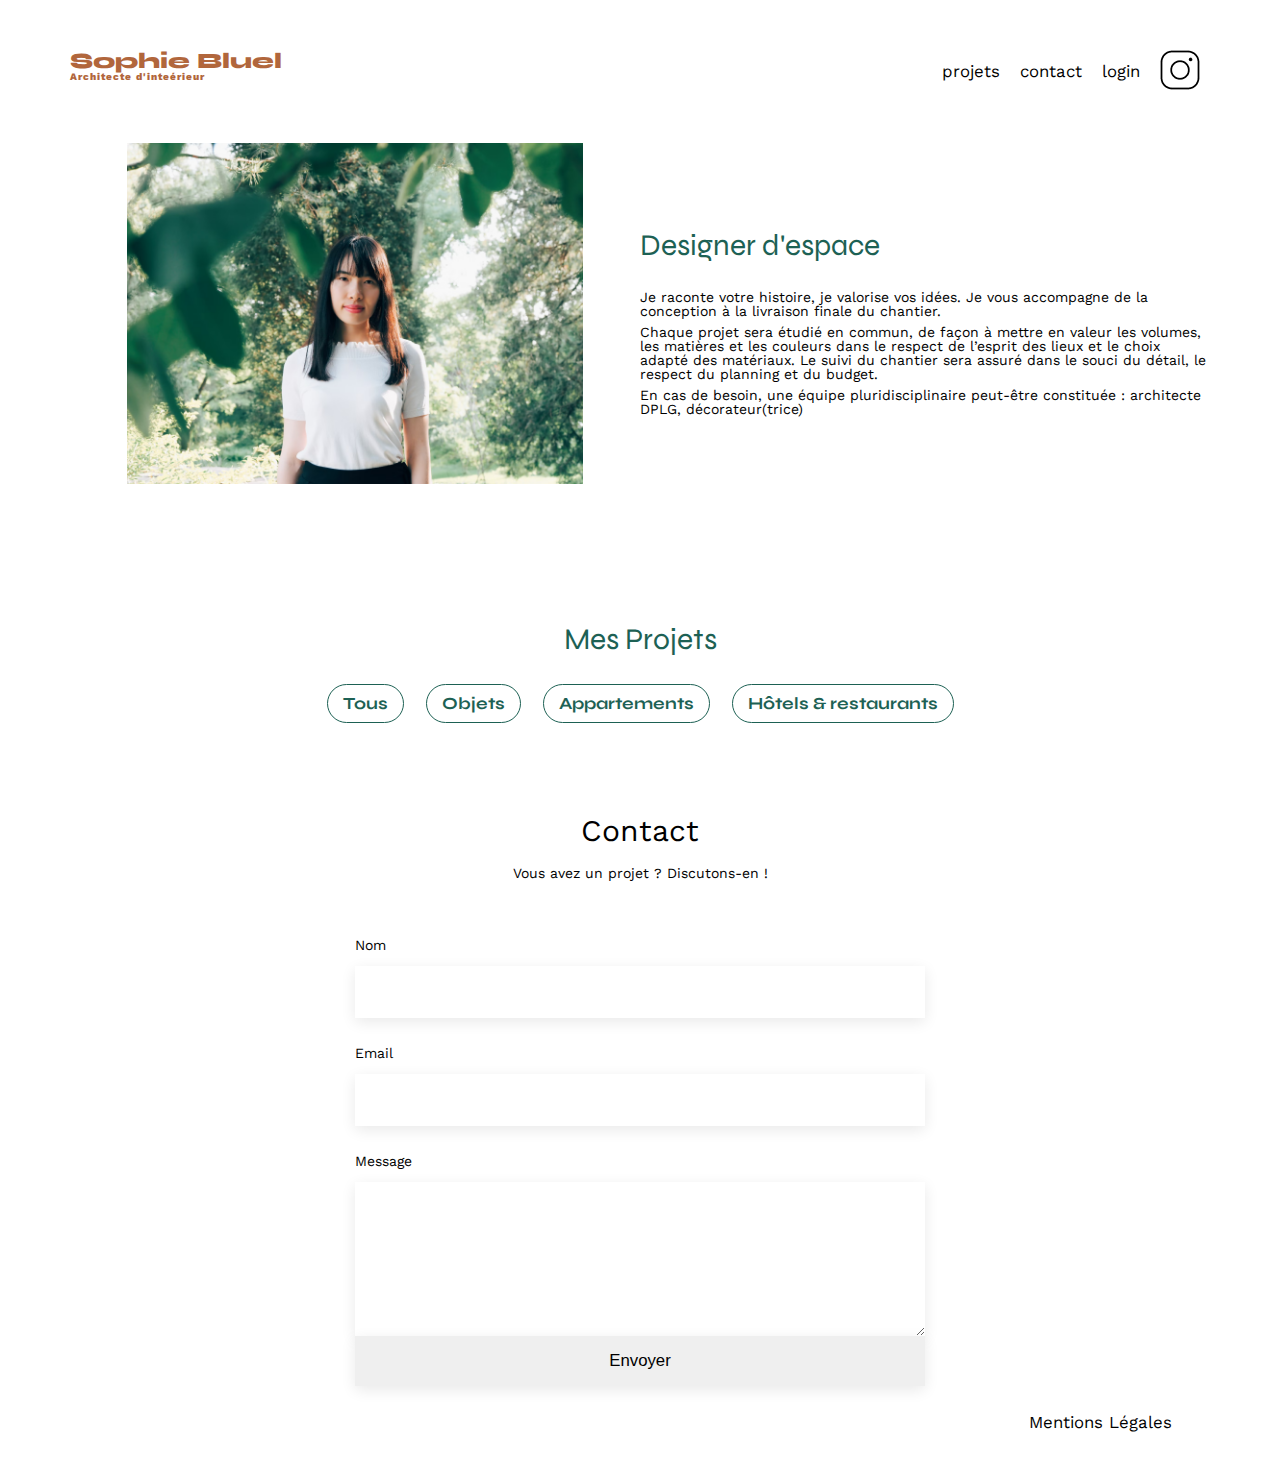
<file: FrontEnd/index.html>
<!DOCTYPE html>
<html lang="fr">
<head>
	<meta charset="UTF-8">
	<title>Sophie Bluel - Architecte d'intérieur</title>
	<meta name="viewport" content="width=device-width, initial-scale=1.0">
	<link rel="preconnect" href="https://fonts.googleapis.com">
	<link rel="preconnect" href="https://fonts.gstatic.com" crossorigin>
	<link href="https://fonts.googleapis.com/css2?family=Syne:wght@700;800&family=Work+Sans&display=swap" rel="stylesheet">
	<meta name="description" content="">
	<link rel="stylesheet" href="./assets/style.css">
	<script src="./assets/index.js" defer></script>
	<script src="./assets/verification.js" defer></script>
</head>
<body>
<header>
	<a href="index.html"><h1>Sophie Bluel <span>Architecte d'inteérieur</span></h1></a>
	<nav>
		<ul>
			<li ><a href="index.html/#portfolio">projets</a></li>
			<li><a href="index.html/#contact">contact</a></li>
			<li><a href="connexion.html">login</a></li>
			<li><img src="./assets/icons/instagram.png" alt="Instagram"></li>
		</ul>
	</nav>
</header>
<main>
	<section id="introduction">
		<figure>
			<img src="./assets/images/sophie-bluel.png" alt="">
		</figure>
		<article>
			<h2>Designer d'espace</h2>
			<p>Je raconte votre histoire, je valorise vos idées. Je vous accompagne de la conception à la livraison finale du chantier.</p>
			<p>Chaque projet sera étudié en commun, de façon à mettre en valeur les volumes, les matières et les couleurs dans le respect de l’esprit des lieux et le choix adapté des matériaux. Le suivi du chantier sera assuré dans le souci du détail, le respect du planning et du budget.</p>
			<p>En cas de besoin, une équipe pluridisciplinaire peut-être constituée : architecte DPLG, décorateur(trice)</p>
		</article>
	</section>
	<section id="portfolio">
		<h2>Mes Projets</h2>
		<div class="filtres">
			<ul>
				<li><button id="btn-tous">Tous</button></li>
				<li><button id="btn-objets">Objets</button></li>
				<li><button id="btn-appartements">Appartements</button></li>
				<li><button id="btn-h&r">Hôtels & restaurants</button></li>
			</ul>

		</div>

		<!-- Galerie à actualiser en Javascript  ----------------------------------------------------
		 -->
		<div class="gallery">

		</div>
	</section>
	<section id="contact">
		<h2>Contact</h2>
		<p>Vous avez un projet ? Discutons-en !</p>
		<form action="#" method="post">
			<label for="name">Nom</label>
			<input type="text" name="name" id="name">
			<label for="email">Email</label>
			<input type="email" name="email" id="email">
			<label for="message">Message</label>
			<textarea name="message" id="message" cols="30" rows="10"></textarea>
			<input type="submit" value="Envoyer">
		</form>
	</section>
</main>

<footer>
	<nav>
		<ul>
			<li>Mentions Légales</li>
		</ul>
	</nav>
</footer>
</body>
</html>
</file>
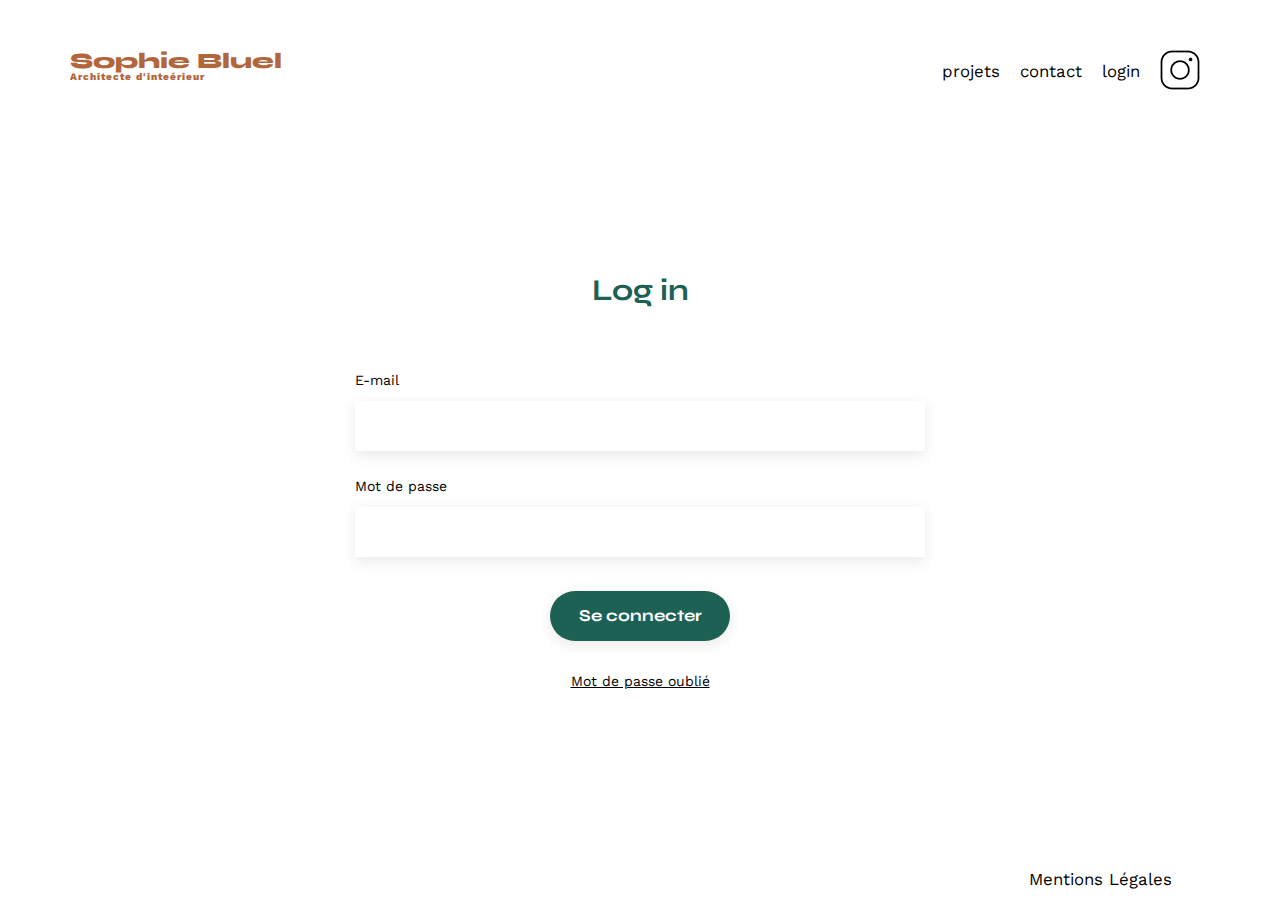
<file: FrontEnd/connexion.html>
<!DOCTYPE html>
<html lang="fr">
<head>
	<meta charset="UTF-8">
	<title>Sophie Bluel - Architecte d'intérieur</title>
	<meta name="viewport" content="width=device-width, initial-scale=1.0">
	<link rel="preconnect" href="https://fonts.googleapis.com">
	<link rel="preconnect" href="https://fonts.gstatic.com" crossorigin>
	<link href="https://fonts.googleapis.com/css2?family=Syne:wght@700;800&family=Work+Sans&display=swap" rel="stylesheet">
	<meta name="description" content="">
	<link rel="stylesheet" href="./assets/connexion.css">
	<script src="./assets/connexion.js" defer ></script>
</head>
<body>
<header>
	<a href="index.html"><h1>Sophie Bluel <span>Architecte d'inteérieur</span></h1></a>
	<nav>
		<ul>
			<li ><a href="index.html/#portfolio">projets</a></li>
			<li><a href="index.html/#contact">contact</a></li>
			<li><a href="connexion.html">login</a></li>
			<li><img src="./assets/icons/instagram.png" alt="Instagram"></li>
		</ul>
	</nav>
</header>
<main>
	<section id="connexionForm">
		<h2>Log in</h2>
        <p id="erreur"></p>
		<form>
			<label for="email">E-mail</label>
			<input type="text" name="email" id="email">
			<label for="motDePasse">Mot de passe</label>
			<input type="password" name="motDePasse" id="motDePasse">
			<input type="submit" value="Se connecter" id="submit">
		</form>
        <a href="">Mot de passe oublié</a>
	</section>
</main>

<footer>
	<nav>
		<ul>
			<li>Mentions Légales</li>
		</ul>
	</nav>
</footer>
</body>
</html>
</file>
<file: FrontEnd/assets/style.css>
/* http://meyerweb.com/eric/tools/css/reset/
   v2.0 | 20110126
   License: none (public domain)
*/

html,
body,
div,
span,
applet,
object,
iframe,
h1,
h2,
h3,
h4,
h5,
h6,
p,
blockquote,
pre,
a,
abbr,
acronym,
address,
big,
cite,
code,
del,
dfn,
em,
img,
ins,
kbd,
q,
s,
samp,
small,
strike,
strong,
sub,
sup,
tt,
var,
b,
u,
i,
center,
dl,
dt,
dd,
ol,
ul,
li,
fieldset,
form,
label,
legend,
table,
caption,
tbody,
tfoot,
thead,
tr,
th,
td,
article,
aside,
canvas,
details,
embed,
figure,
figcaption,
footer,
header,
hgroup,
menu,
nav,
output,
ruby,
section,
summary,
time,
mark,
audio,
video {
  margin: 0;
  padding: 0;
  border: 0;
  font-size: 100%;
  font: inherit;
  vertical-align: baseline;
}
/* HTML5 display-role reset for older browsers */
article,
aside,
details,
figcaption,
figure,
footer,
header,
hgroup,
menu,
nav,
section {
  display: block;
}
body {
  line-height: 1;
}

* {
  transition: all 0.6s ease;
}

ol,
ul {
  list-style: none;
}
blockquote,
q {
  quotes: none;
}
blockquote:before,
blockquote:after,
q:before,
q:after {
  content: "";
  content: none;
}
table {
  border-collapse: collapse;
  border-spacing: 0;
}
/** end reset css**/
body {
  max-width: 1140px;
  margin: auto;
  font-family: "Work Sans";
  font-size: 14px;
}
header {
  display: flex;
  justify-content: space-between;
  margin: 50px 0;
}
section {
  margin: 50px 0;
}

h1 {
  display: flex;
  flex-direction: column;
  font-family: "Syne";
  font-size: 22px;
  font-weight: 800;
  color: #b1663c;
}

h1 > span {
  font-family: "Work Sans";
  font-size: 10px;
  letter-spacing: 0.1em;
}

h2 {
  /* font-family: 'Syne'; */
  /* font-weight: 700; */
  font-size: 30px;
  /* color: #1D6154; */
}
nav ul {
  display: flex;
  align-items: center;
  list-style-type: none;
}
nav li {
  padding: 0 10px;
  font-size: 1.2em;
}

a {
  text-decoration: none;
  color: black;
}

li:hover {
  color: #b1663c;
}
#introduction {
  display: flex;
  align-items: center;
}
#introduction figure {
  flex: 1;
}
#introduction img {
  display: block;
  margin: auto;
  width: 80%;
}

.btn-modifier {
  margin: 14px auto auto auto;
  width: 80%;
  cursor: pointer;
}

#introduction article {
  flex: 1;
}
#introduction h2 {
  margin-bottom: 1em;
  margin-top: 25px;
  font-family: "Syne";
  color: #1d6154;
}

#introduction p {
  margin-bottom: 0.5em;
}

#portfolio {
  margin-top: 140px;
}

#portfolio h2 {
  text-align: center;
  margin-bottom: 1em;
  font-family: "Syne";
  color: #1d6154;
}

.filtres {
  display: flex;
  justify-content: center;
}

.filtres ul {
  display: flex;
}

.filtres ul li {
  margin: 0 11px;
  margin-bottom: 43px;
}

.filtres button {
  border-radius: 30px;
  background-color: transparent;
  padding: 8px 15px;
  border: 1px solid #1d6154;
  font-size: 17px;
  font-weight: 700;
  color: #1d6154;
  font-family: "Syne";
}

.filtres button:hover {
  background-color: #1d6154;
  color: white;
}

.gallery {
  width: 100%;
  display: grid;
  grid-template-columns: 1fr 1fr 1fr;
  grid-column-gap: 20px;
  grid-row-gap: 20px;
}

.gallery figure {
  width: 366px;
  height: 482px;
  margin-bottom: 23px;
}

.gallery img {
  width: 100%;
  height: 100%;
  object-fit: cover;
}
#contact {
  width: 50%;
  margin: auto;
}
#contact > * {
  text-align: center;
}
#contact h2 {
  margin-bottom: 20px;
}
#contact form {
  text-align: left;
  margin-top: 30px;
  display: flex;
  flex-direction: column;
}

#contact input {
  height: 50px;
  font-size: 1.2em;
  border: none;
  box-shadow: 0px 4px 14px rgba(0, 0, 0, 0.09);
}
#contact label {
  margin: 2em 0 1em 0;
}
#contact textarea {
  border: none;
  box-shadow: 0px 4px 14px rgba(0, 0, 0, 0.09);
}

footer nav ul {
  display: flex;
  justify-content: flex-end;
  margin: 2em;
}
</file>
<file: FrontEnd/assets/connexion.css>
/* http://meyerweb.com/eric/tools/css/reset/
   v2.0 | 20110126
   License: none (public domain)
*/

html,
body,
div,
span,
applet,
object,
iframe,
h1,
h2,
h3,
h4,
h5,
h6,
p,
blockquote,
pre,
a,
abbr,
acronym,
address,
big,
cite,
code,
del,
dfn,
em,
img,
ins,
kbd,
q,
s,
samp,
small,
strike,
strong,
sub,
sup,
tt,
var,
b,
u,
i,
center,
dl,
dt,
dd,
ol,
ul,
li,
fieldset,
form,
label,
legend,
table,
caption,
tbody,
tfoot,
thead,
tr,
th,
td,
article,
aside,
canvas,
details,
embed,
figure,
figcaption,
footer,
header,
hgroup,
menu,
nav,
output,
ruby,
section,
summary,
time,
mark,
audio,
video {
  margin: 0;
  padding: 0;
  border: 0;
  font-size: 100%;
  font: inherit;
  vertical-align: baseline;
}
/* HTML5 display-role reset for older browsers */
article,
aside,
details,
figcaption,
figure,
footer,
header,
hgroup,
menu,
nav,
section {
  display: block;
}
body {
  line-height: 1;
}

* {
  transition: all 0.6s ease;
}

ol,
ul {
  list-style: none;
}
blockquote,
q {
  quotes: none;
}
blockquote:before,
blockquote:after,
q:before,
q:after {
  content: "";
  content: none;
}
table {
  border-collapse: collapse;
  border-spacing: 0;
}
/** end reset css**/
body {
  max-width: 1140px;
  margin: auto;
  font-family: "Work Sans";
  font-size: 14px;
}
header {
  display: flex;
  justify-content: space-between;
  margin: 50px 0;
}
section {
  margin: 50px 0;
}

h1 {
  display: flex;
  flex-direction: column;
  font-family: "Syne";
  font-size: 22px;
  font-weight: 800;
  color: #b1663c;
}

h1 > span {
  font-family: "Work Sans";
  font-size: 10px;
  letter-spacing: 0.1em;
}

h2 {
  font-family: "Syne";
  font-weight: 700;
  font-size: 30px;
  color: #1d6154;
}
nav ul {
  display: flex;
  align-items: center;
  list-style-type: none;
}
nav li {
  padding: 0 10px;
  font-size: 1.2em;
}

a {
	text-decoration: none;
	color: black;
}

li:hover {
  color: #b1663c;
}

#connexionForm {
  width: 50%;
  margin: auto;
  display: flex;
  flex-direction: column;
  margin: 16% auto;
}
#connexionForm > * {
  text-align: center;
}

#erreur {
  margin-top: 7%;
  color: red;
}

#connexionForm form {
  text-align: left;
  display: flex;
  flex-direction: column;
}

#connexionForm input {
  height: 50px;
  font-size: 1.2em;
  border: none;
  box-shadow: 0px 4px 14px rgba(0, 0, 0, 0.09);
  padding: 0 17px;
}
#connexionForm label {
  margin: 2em 0 1em 0;
}
#connexionForm textarea {
  border: none;
  box-shadow: 0px 4px 14px rgba(0, 0, 0, 0.09);
}

#connexionForm a {
	text-decoration: revert;
  }

#submit {
  font-family: "Syne";
  font-weight: 700;
  color: white;
  background-color: #1d6154;
  margin: 2em auto;
  width: 180px;
  text-align: center;
  border-radius: 60px;
}

footer nav ul {
  display: flex;
  justify-content: flex-end;
  margin: 2em;
}
</file>
